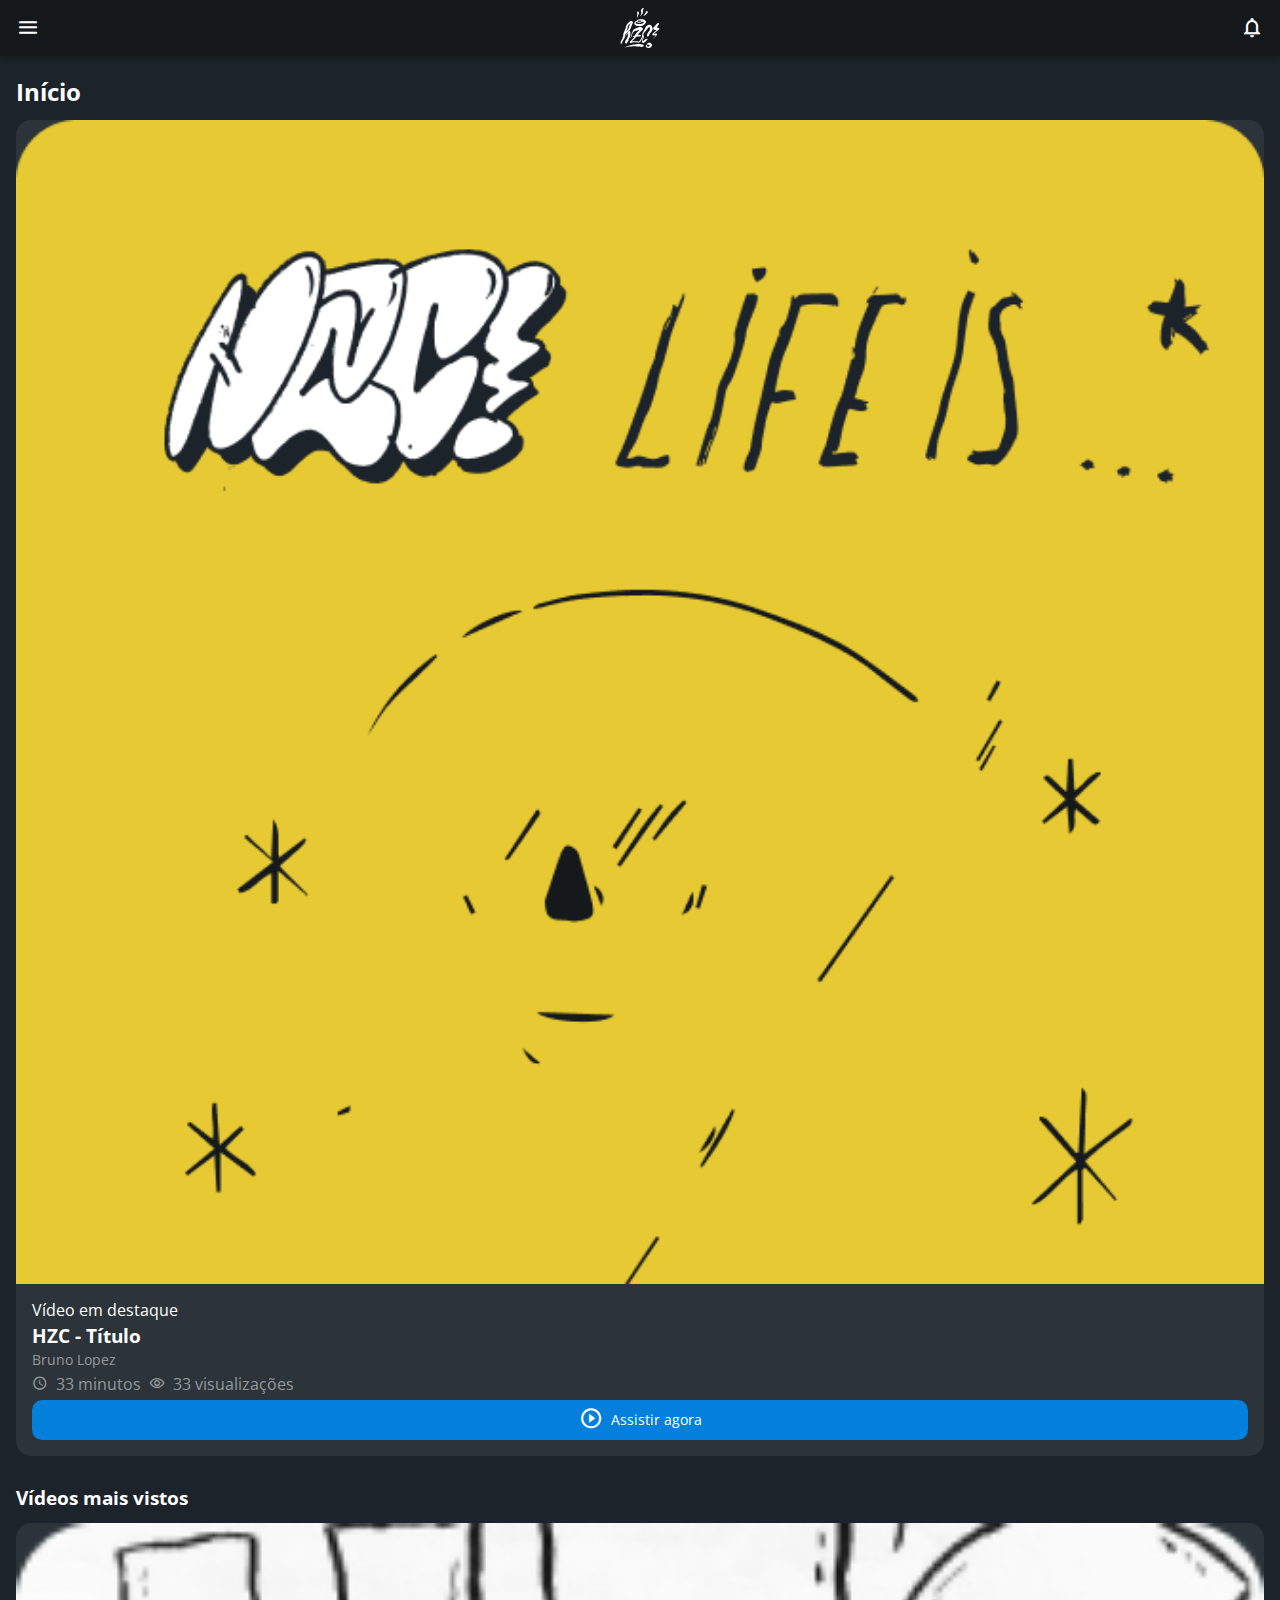
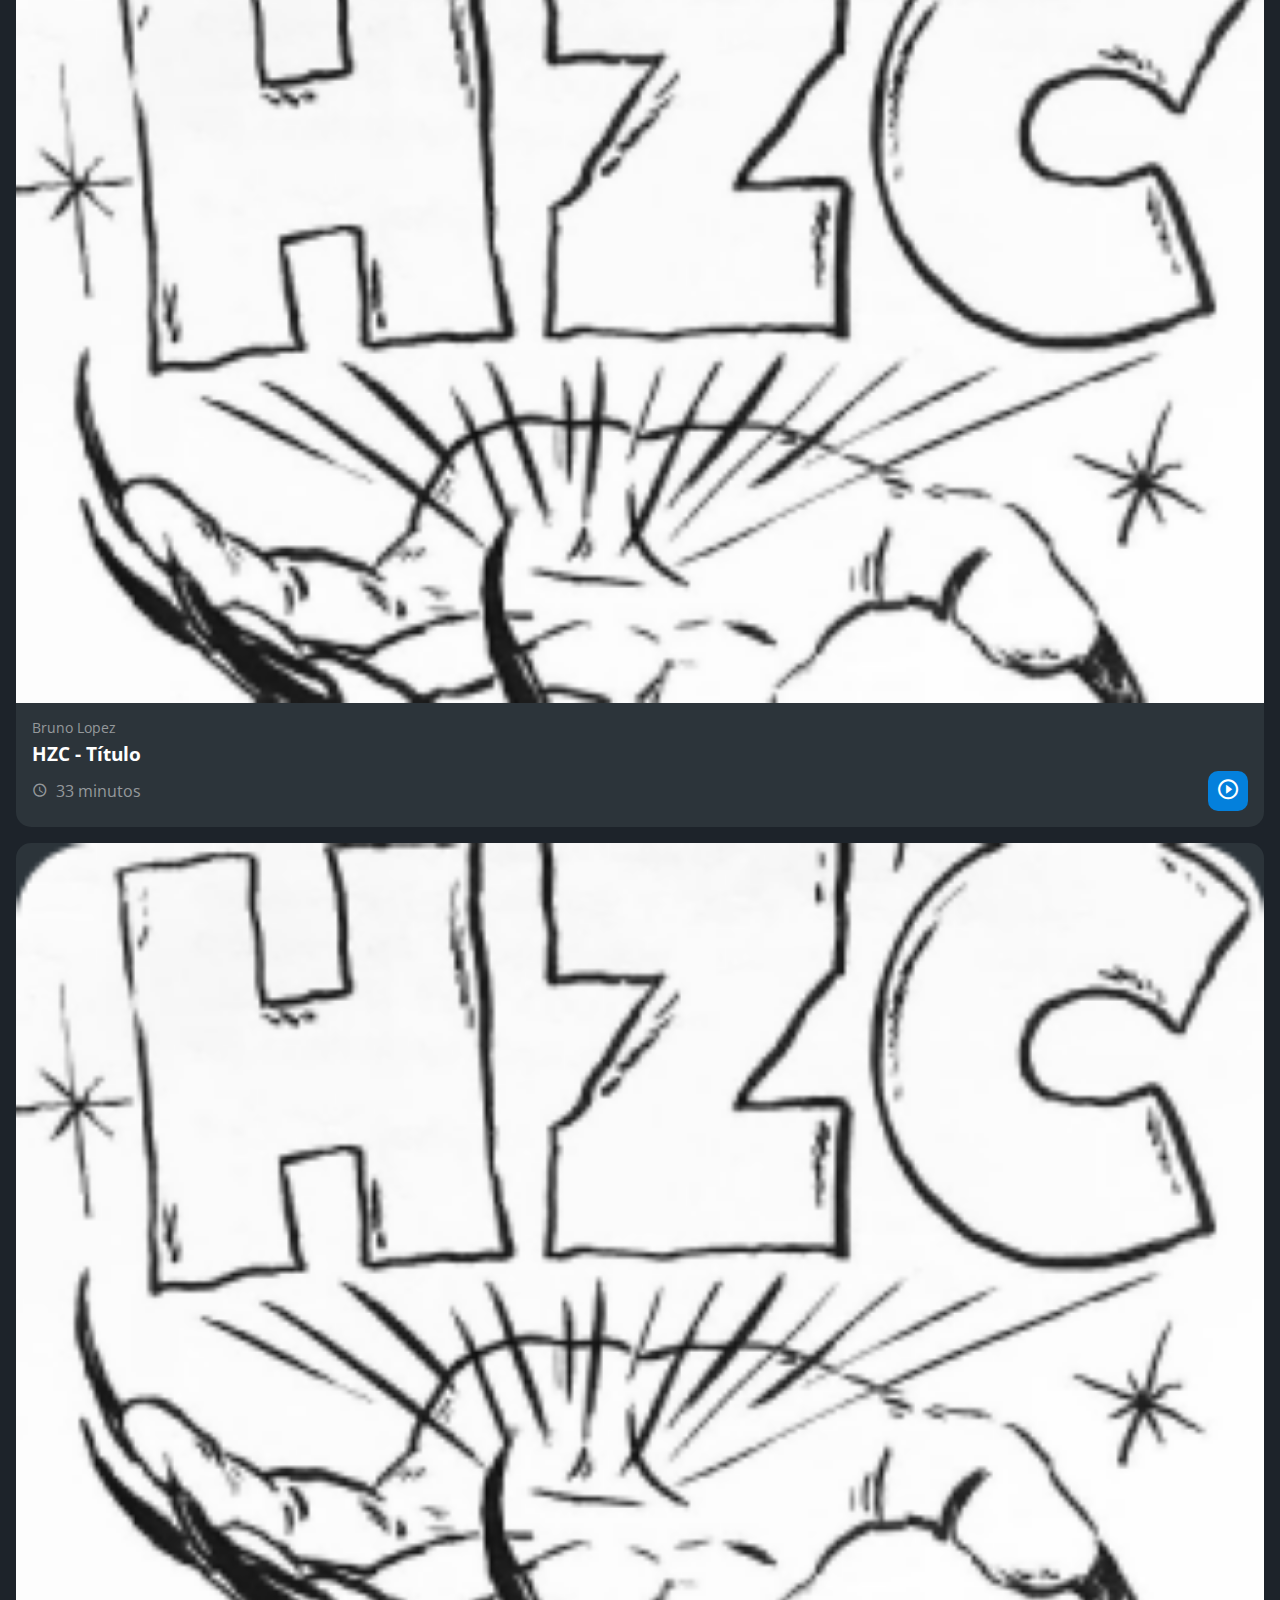
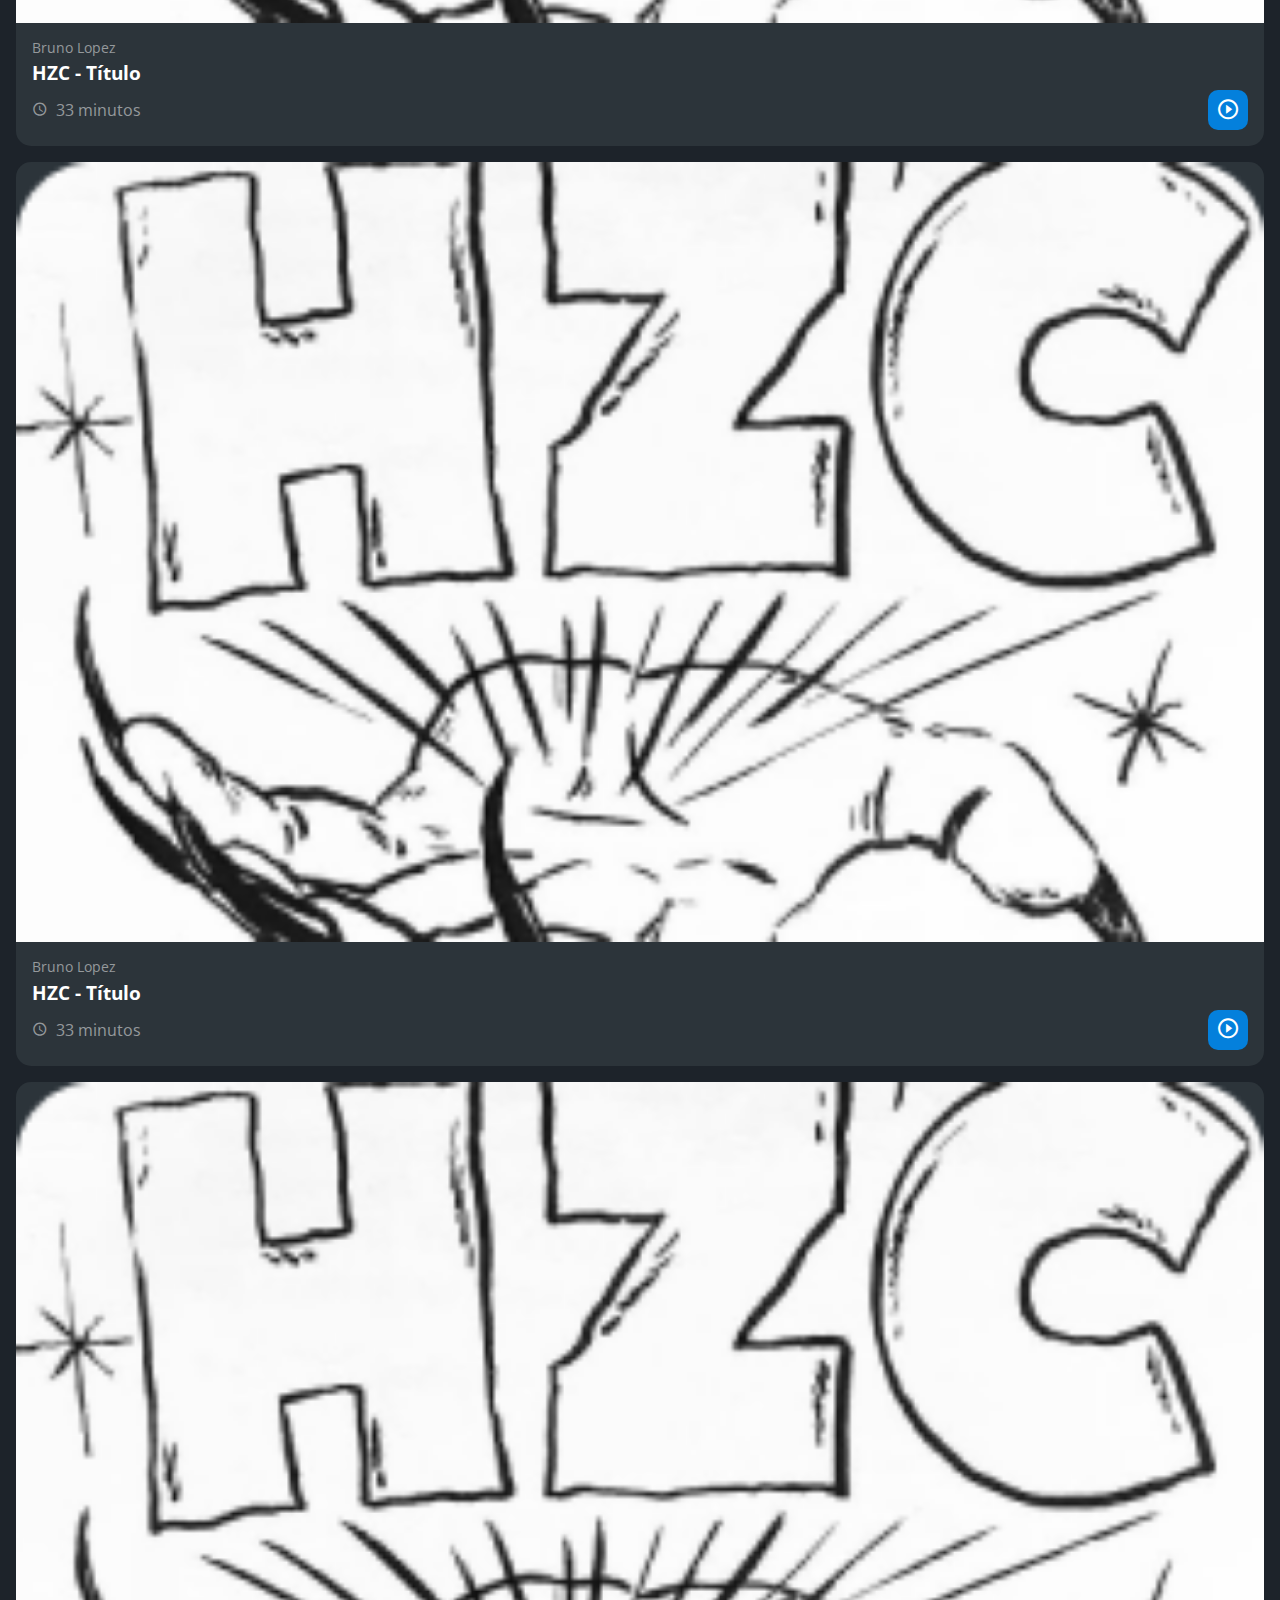
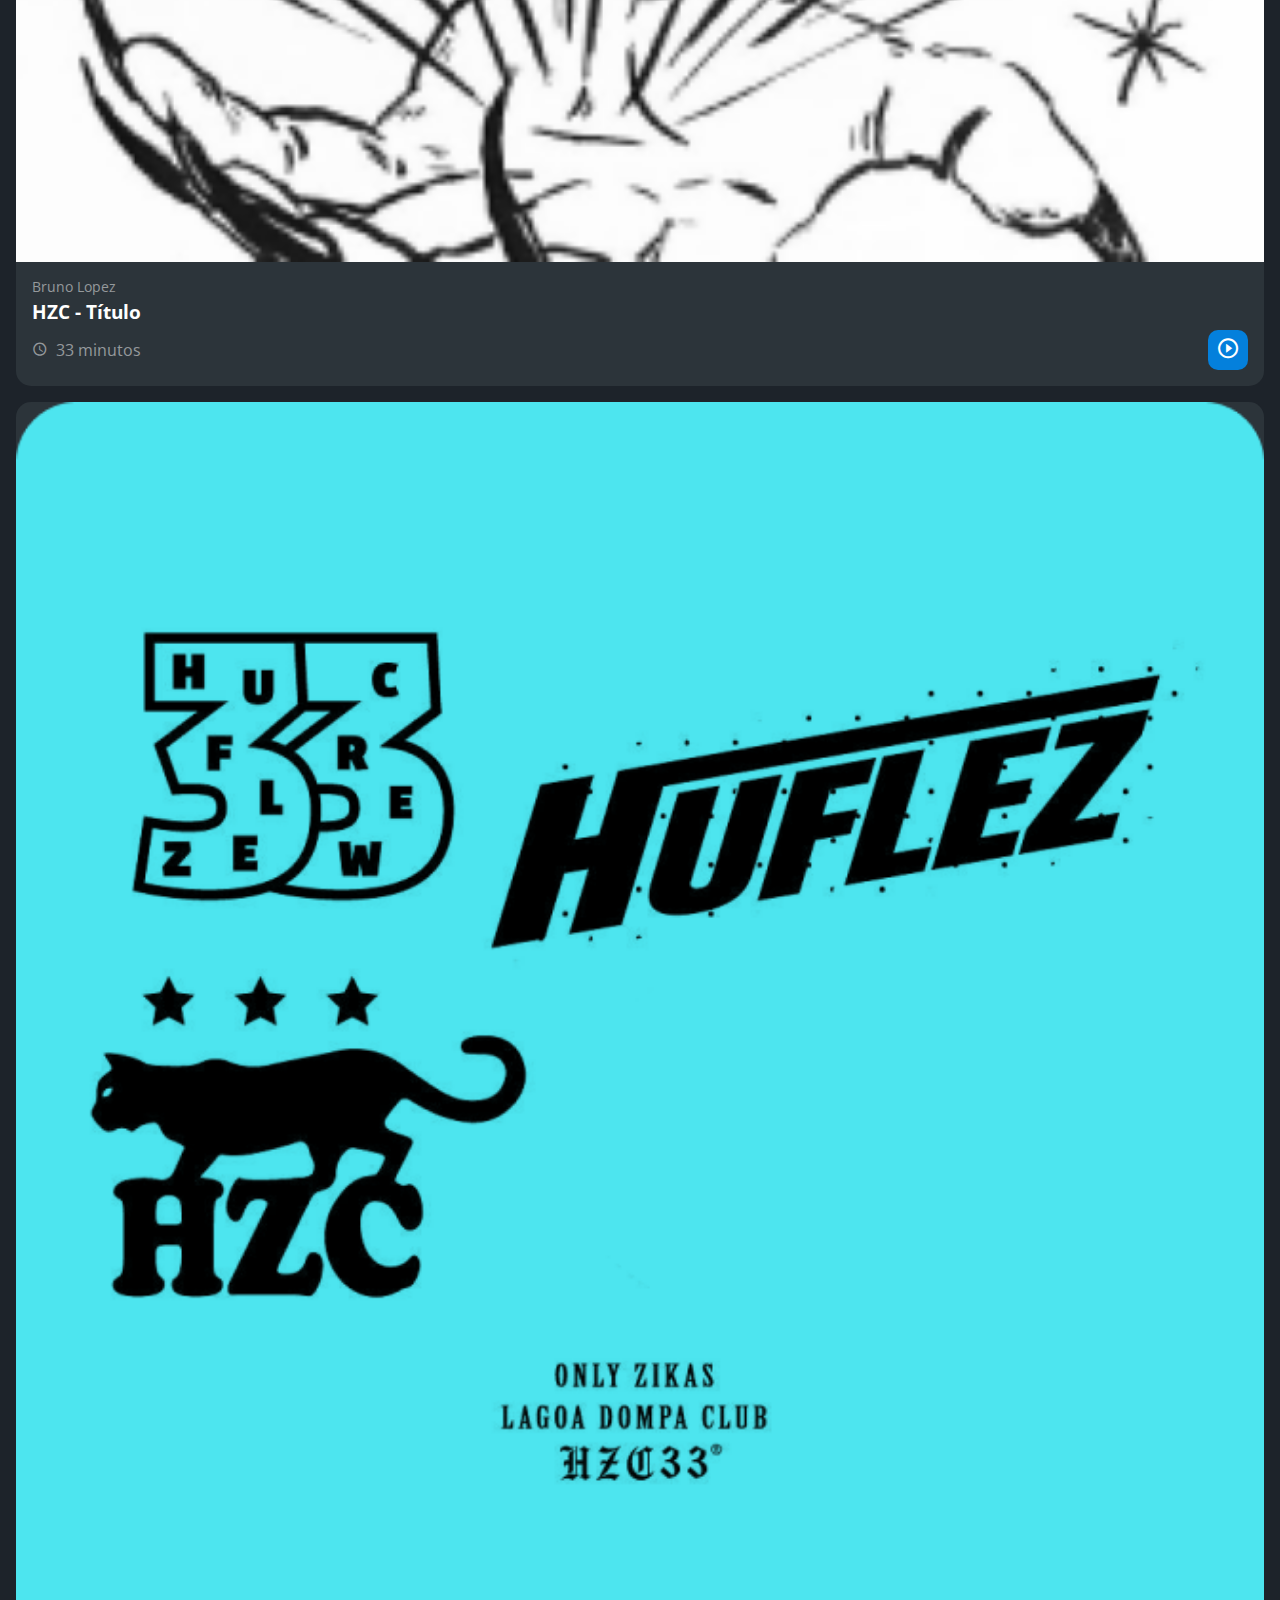
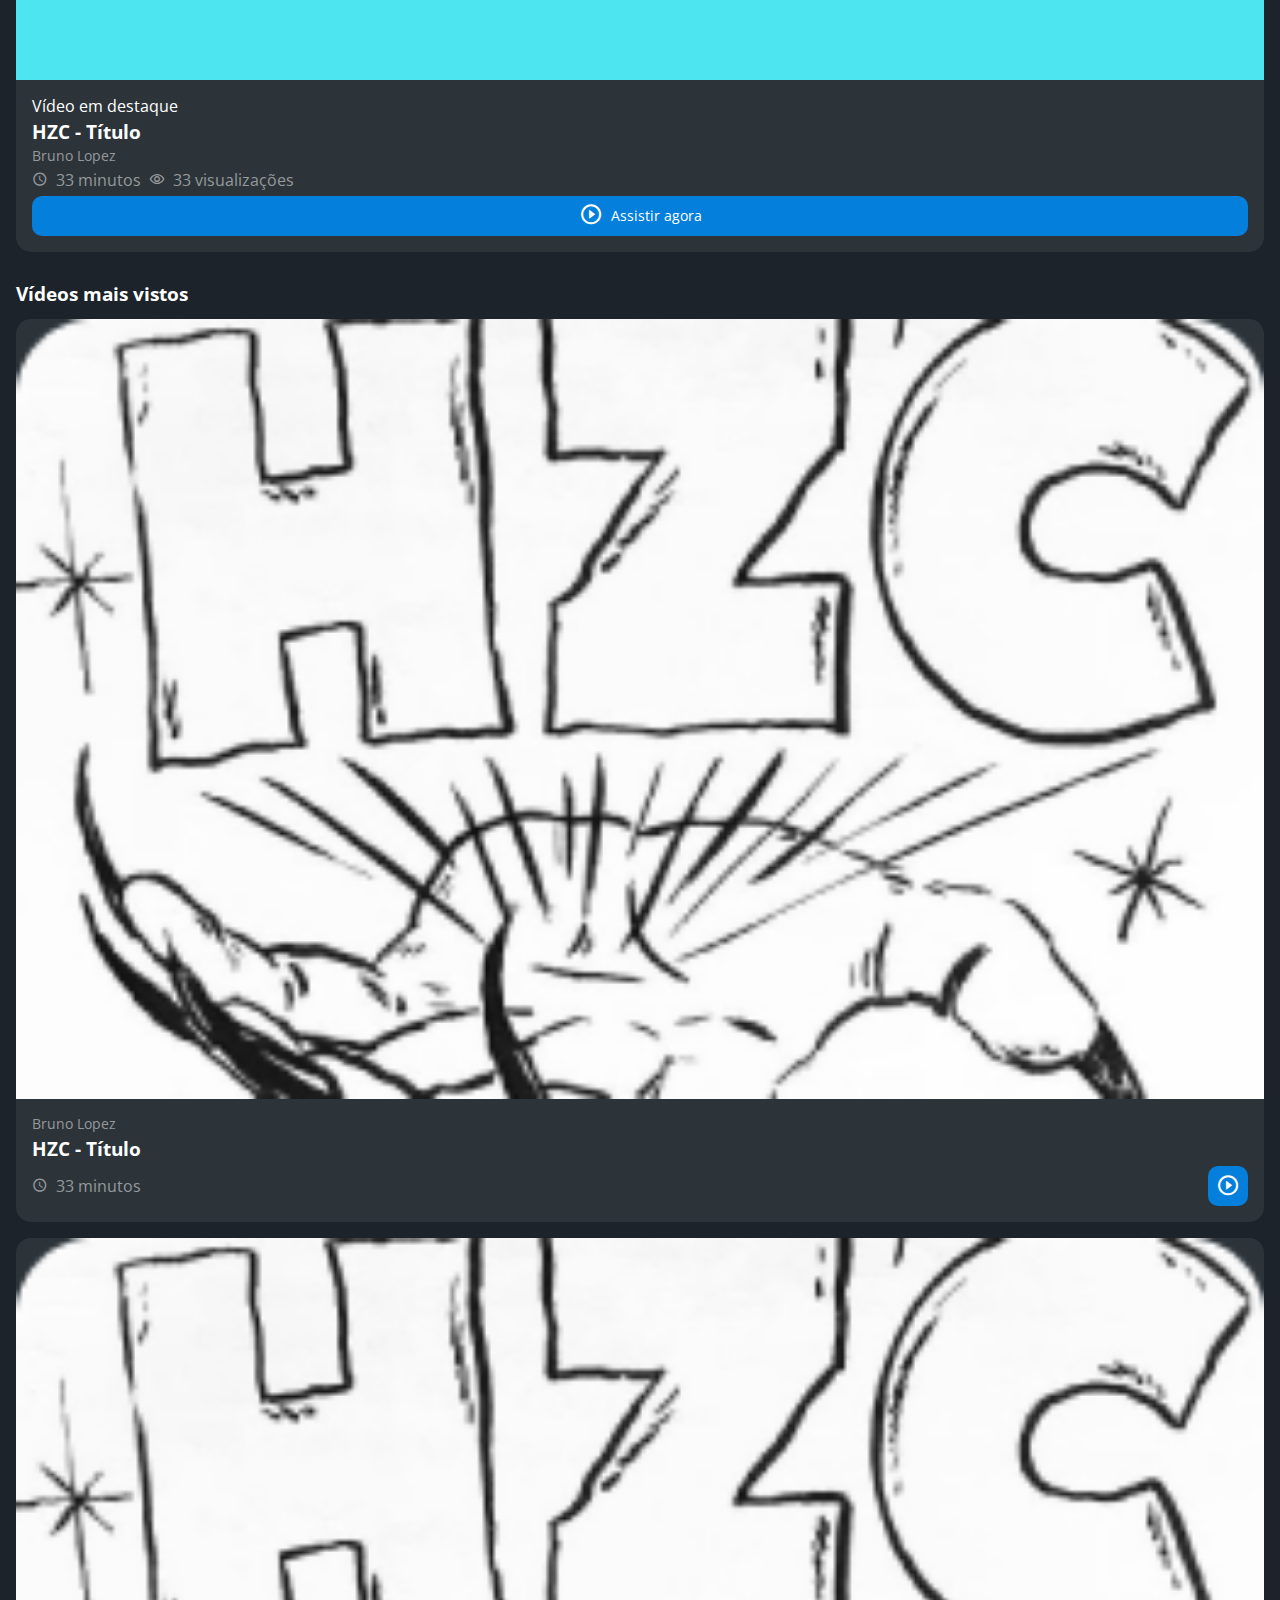
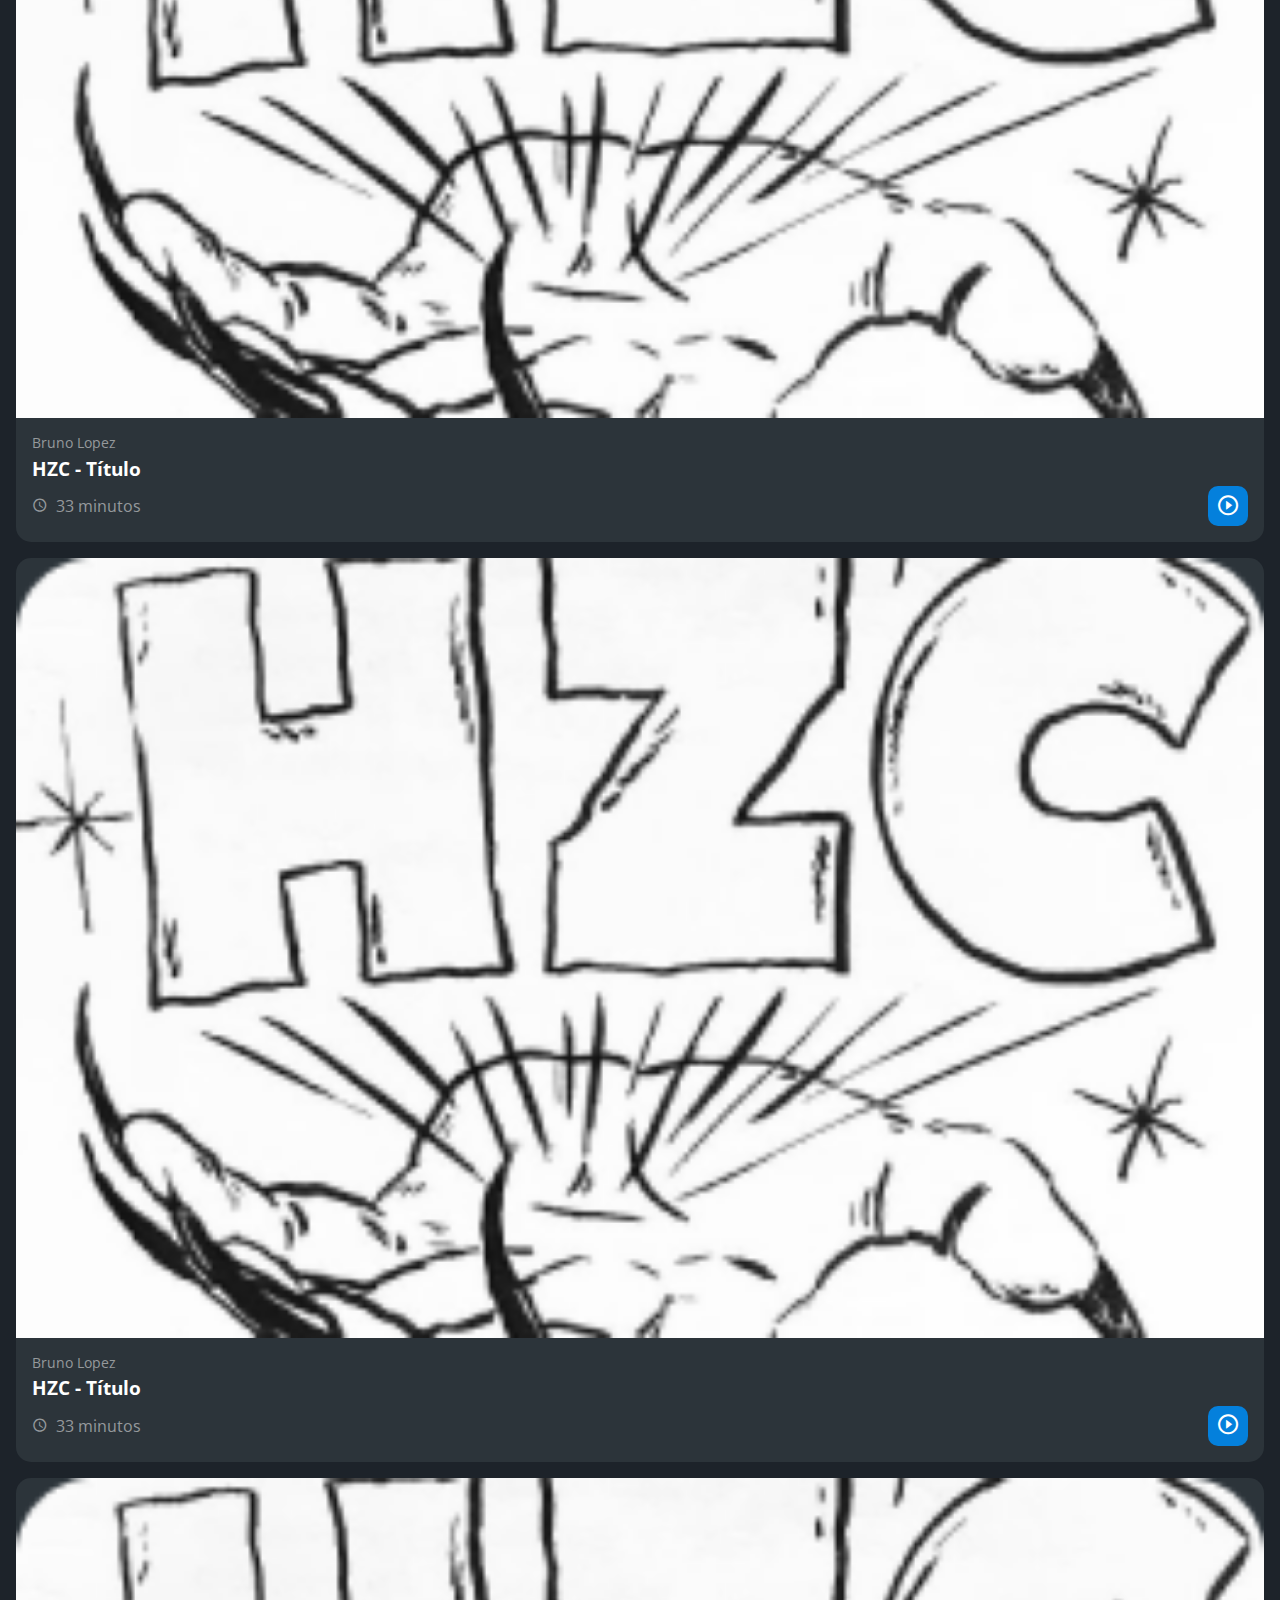
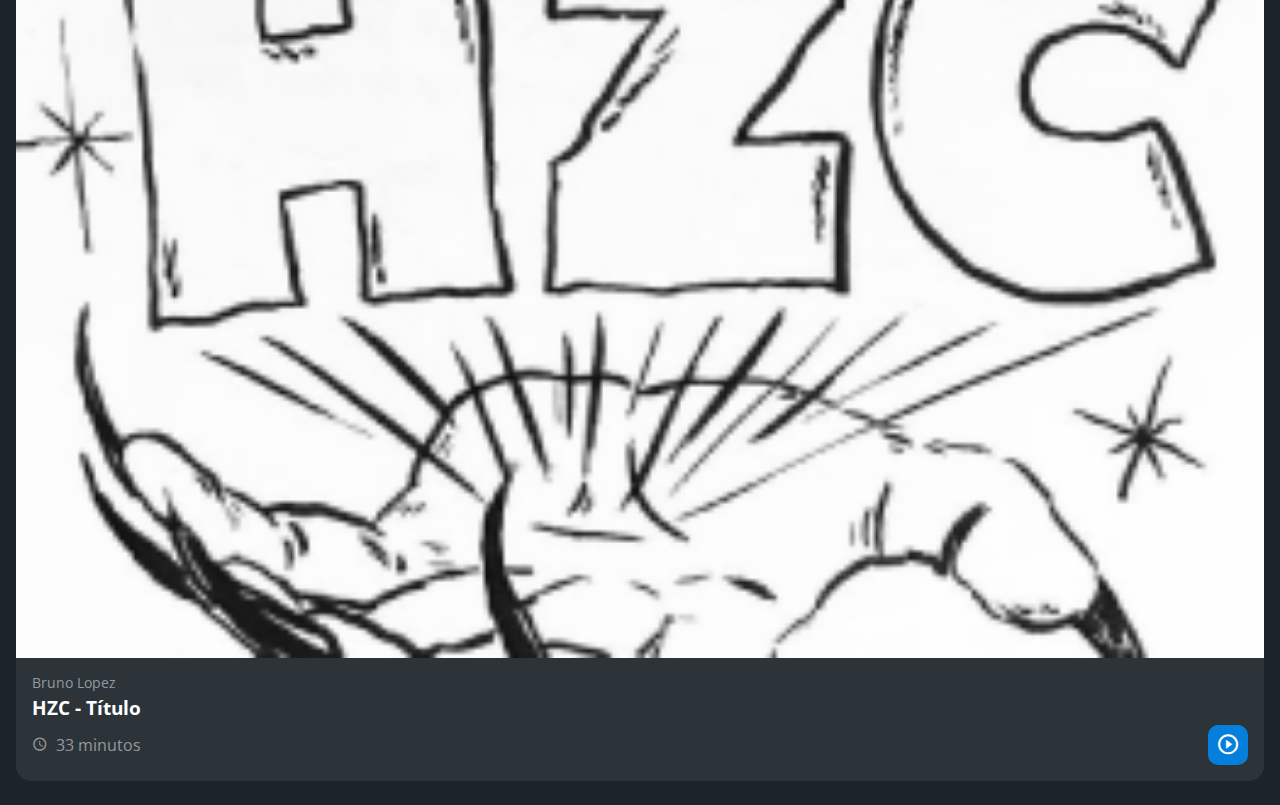
<file: index.html>
<!DOCTYPE html>
<html lang="pt-br">
<head>
    <meta charset="UTF-8">
    <meta http-equiv="X-UA-Compatible" content="IE=edge">
    <meta name="viewport" content="width=device-width, initial-scale=1.0">
    <title>HZC | Home</title>
    <link rel="stylesheet" href="assets/css/reset.css">
    <link rel="preconnect" href="https://fonts.googleapis.com">
    <link rel="preconnect" href="https://fonts.gstatic.com" crossorigin>
    <link rel="stylesheet" href="https://fonts.googleapis.com/css2?family=Open+Sans:wght@400;600;700&display=swap">
    <link rel="stylesheet" href="assets/css/estilos.css">
</head>
<body>
    <header class="cabecalho">
        <button class="cabecalho__menu" aria-label="Menu"><i></i></button>
        <img src="assets/img/logo.svg" alt="Logotipo da HZC" class="cabecalho__logo">
        <p class="cabecalho__perfil">Bruno Lopez</p>
        <button class="cabecalho__notificacao" aria-label="Notificação"><i></i></button>
    </header>
    <nav class="menu-lateral">
        <img src="assets/img/logo.svg" alt="Logotipo da HZC" class="menu-lateral__logo">
        <a href="index.html" class="menu-lateral__link menu-lateral__link--inicio menu-lateral__link--ativo">Início</a>
        <a href="#" class="menu-lateral__link menu-lateral__link--videos">Vídeos</a>
        <a href="picos.html" class="menu-lateral__link menu-lateral__link--picos">Picos</a>
        <a href="#" class="menu-lateral__link menu-lateral__link--integrantes">Integrantes</a>
        <a href="#" class="menu-lateral__link menu-lateral__link--camisas">Camisas</a>
        <a href="#" class="menu-lateral__link menu-lateral__link--pinturas">Pinturas</a>
    </nav>
    <main class="principal">
        <h2 class="titulo-pagina">Início</h2>
        <article class="cartao cartao--destaque destaque-video">
            <img src="assets/img/banner-mobile_1.png" alt="Banner do cartao" class="cartao__imagem cartao__imagem--mobile">
            <img src="assets/img/banner_1.png" alt="Banner do cartao" class="cartao__imagem cartao__imagem--desktop">
            <div class="cartao__conteudo">
                <p class="cartao__destaque">Vídeo em destaque</p>
                <h3 class="cartao__titulo">HZC - Título</h3>
                <p class="cartao__perfil">Bruno Lopez</p>
                <p class="cartao__info cartao__info--tempo">33 minutos</p>
                <p class="cartao__info cartao__info--visualizacao">33 visualizações</p>
                <button class="cartao__botao cartao__botao--play cartao__botao--destaque">Assistir agora</button>
            </div>
        </article>
        <article class="cartao cartao--recentes videos-recentes">
            <h3 class="cartao__titulo">Vídeos recentes</h3>
            <a href="#" class="cartao__link">Ver todos</a>
            <ul class="cartao__lista">
                <li class="cartao__item">
                    <img src="assets/img/miniatura_1.png" alt="Thumbnail" class="cartao__item-thumbnail">
                    <h4 class="cartao__item-titulo">HZC - Love machine</h4>
                    <p class="cartao__item-perfil">Bruno Lopez</p>
                </li>
                <li class="cartao__item">
                    <img src="assets/img/miniatura_1.png" alt="Thumbnail" class="cartao__item-thumbnail">
                    <h4 class="cartao__item-titulo">HZC - Love machine</h4>
                    <p class="cartao__item-perfil">Bruno Lopez</p>
                </li>
                <li class="cartao__item">
                    <img src="assets/img/miniatura_1.png" alt="Thumbnail" class="cartao__item-thumbnail">
                    <h4 class="cartao__item-titulo">HZC - Love machine</h4>
                    <p class="cartao__item-perfil">Bruno Lopez</p>
                </li>
                <li class="cartao__item">
                    <img src="assets/img/miniatura_1.png" alt="Thumbnail" class="cartao__item-thumbnail">
                    <h4 class="cartao__item-titulo">HZC - Love machine</h4>
                    <p class="cartao__item-perfil">Bruno Lopez</p>
                </li>
                <li class="cartao__item">
                    <img src="assets/img/miniatura_1.png" alt="Thumbnail" class="cartao__item-thumbnail">
                    <h4 class="cartao__item-titulo">HZC - Love machine</h4>
                    <p class="cartao__item-perfil">Bruno Lopez</p>
                </li>
            </ul>
        </article>
        <section class="secao secao-videos">
            <h3 class="titulo-secao">Vídeos mais vistos</h3>
            <article class="cartao">
                <img src="assets/img/video_1.png" alt="Vídeo" class="cartao__imagem">
                <div class="cartao__conteudo">
                    <p class="cartao__perfil">Bruno Lopez</p>
                    <h3 class="cartao__titulo">HZC - Título</h3>
                    <p class="cartao__info cartao__info--tempo">33 minutos</p>
                    <button class="cartao__botao cartao__botao--play" aria-label="Assistir agora"></button>
                </div>
            </article>
            <article class="cartao">
                <img src="assets/img/video_1.png" alt="Vídeo" class="cartao__imagem">
                <div class="cartao__conteudo">
                    <p class="cartao__perfil">Bruno Lopez</p>
                    <h3 class="cartao__titulo">HZC - Título</h3>
                    <p class="cartao__info cartao__info--tempo">33 minutos</p>
                    <button class="cartao__botao cartao__botao--play" aria-label="Assistir agora"></button>
                </div>
            </article>
            <article class="cartao">
                <img src="assets/img/video_1.png" alt="Vídeo" class="cartao__imagem">
                <div class="cartao__conteudo">
                    <p class="cartao__perfil">Bruno Lopez</p>
                    <h3 class="cartao__titulo">HZC - Título</h3>
                    <p class="cartao__info cartao__info--tempo">33 minutos</p>
                    <button class="cartao__botao cartao__botao--play" aria-label="Assistir agora"></button>
                </div>
            </article>
            <article class="cartao">
                <img src="assets/img/video_1.png" alt="Vídeo" class="cartao__imagem">
                <div class="cartao__conteudo">
                    <p class="cartao__perfil">Bruno Lopez</p>
                    <h3 class="cartao__titulo">HZC - Título</h3>
                    <p class="cartao__info cartao__info--tempo">33 minutos</p>
                    <button class="cartao__botao cartao__botao--play" aria-label="Assistir agora"></button>
                </div>
            </article>
        </section>
        <article class="cartao cartao--recentes produtos-recentes">
            <h3 class="cartao__titulo">Vídeos recentes</h3>
            <a href="#" class="cartao__link">Ver todos</a>
            <ul class="cartao__lista">
                <li class="cartao__item">
                    <img src="assets/img/miniatura_1.png" alt="Thumbnail" class="cartao__item-thumbnail">
                    <h4 class="cartao__item-titulo">HZC - Love machine</h4>
                    <p class="cartao__item-perfil">Bruno Lopez</p>
                </li>
                <li class="cartao__item">
                    <img src="assets/img/miniatura_1.png" alt="Thumbnail" class="cartao__item-thumbnail">
                    <h4 class="cartao__item-titulo">HZC - Love machine</h4>
                    <p class="cartao__item-perfil">Bruno Lopez</p>
                </li>
                <li class="cartao__item">
                    <img src="assets/img/miniatura_1.png" alt="Thumbnail" class="cartao__item-thumbnail">
                    <h4 class="cartao__item-titulo">HZC - Love machine</h4>
                    <p class="cartao__item-perfil">Bruno Lopez</p>
                </li>
                <li class="cartao__item">
                    <img src="assets/img/miniatura_1.png" alt="Thumbnail" class="cartao__item-thumbnail">
                    <h4 class="cartao__item-titulo">HZC - Love machine</h4>
                    <p class="cartao__item-perfil">Bruno Lopez</p>
                </li>
                <li class="cartao__item">
                    <img src="assets/img/miniatura_1.png" alt="Thumbnail" class="cartao__item-thumbnail">
                    <h4 class="cartao__item-titulo">HZC - Love machine</h4>
                    <p class="cartao__item-perfil">Bruno Lopez</p>
                </li>
            </ul>
        </article>
        <article class="cartao cartao--destaque destaque-produtos">
            <img src="assets/img/banner-mobile_2.png" alt="Banner do cartao" class="cartao__imagem cartao__imagem--mobile">
            <img src="assets/img/banner_2.png" alt="Banner do cartao" class="cartao__imagem cartao__imagem--desktop">
            <div class="cartao__conteudo">
                <p class="cartao__destaque">Vídeo em destaque</p>
                <h3 class="cartao__titulo">HZC - Título</h3>
                <p class="cartao__perfil">Bruno Lopez</p>
                <p class="cartao__info cartao__info--tempo">33 minutos</p>
                <p class="cartao__info cartao__info--visualizacao">33 visualizações</p>
                <button class="cartao__botao cartao__botao--play cartao__botao--destaque">Assistir agora</button>
            </div>
        </article>
        <section class="secao secao-produtos">
            <h3 class="titulo-secao">Vídeos mais vistos</h3>
            <article class="cartao">
                <img src="assets/img/video_1.png" alt="Vídeo" class="cartao__imagem">
                <div class="cartao__conteudo">
                    <p class="cartao__perfil">Bruno Lopez</p>
                    <h3 class="cartao__titulo">HZC - Título</h3>
                    <p class="cartao__info cartao__info--tempo">33 minutos</p>
                    <button class="cartao__botao cartao__botao--play" aria-label="Assistir agora"></button>
                </div>
            </article>
            <article class="cartao">
                <img src="assets/img/video_1.png" alt="Vídeo" class="cartao__imagem">
                <div class="cartao__conteudo">
                    <p class="cartao__perfil">Bruno Lopez</p>
                    <h3 class="cartao__titulo">HZC - Título</h3>
                    <p class="cartao__info cartao__info--tempo">33 minutos</p>
                    <button class="cartao__botao cartao__botao--play" aria-label="Assistir agora"></button>
                </div>
            </article>
            <article class="cartao">
                <img src="assets/img/video_1.png" alt="Vídeo" class="cartao__imagem">
                <div class="cartao__conteudo">
                    <p class="cartao__perfil">Bruno Lopez</p>
                    <h3 class="cartao__titulo">HZC - Título</h3>
                    <p class="cartao__info cartao__info--tempo">33 minutos</p>
                    <button class="cartao__botao cartao__botao--play" aria-label="Assistir agora"></button>
                </div>
            </article>
            <article class="cartao">
                <img src="assets/img/video_1.png" alt="Vídeo" class="cartao__imagem">
                <div class="cartao__conteudo">
                    <p class="cartao__perfil">Bruno Lopez</p>
                    <h3 class="cartao__titulo">HZC - Título</h3>
                    <p class="cartao__info cartao__info--tempo">33 minutos</p>
                    <button class="cartao__botao cartao__botao--play" aria-label="Assistir agora"></button>
                </div>
            </article>
        </section>
    </main>
    <script src="main.js"></script>
</body>
</html>
</file>
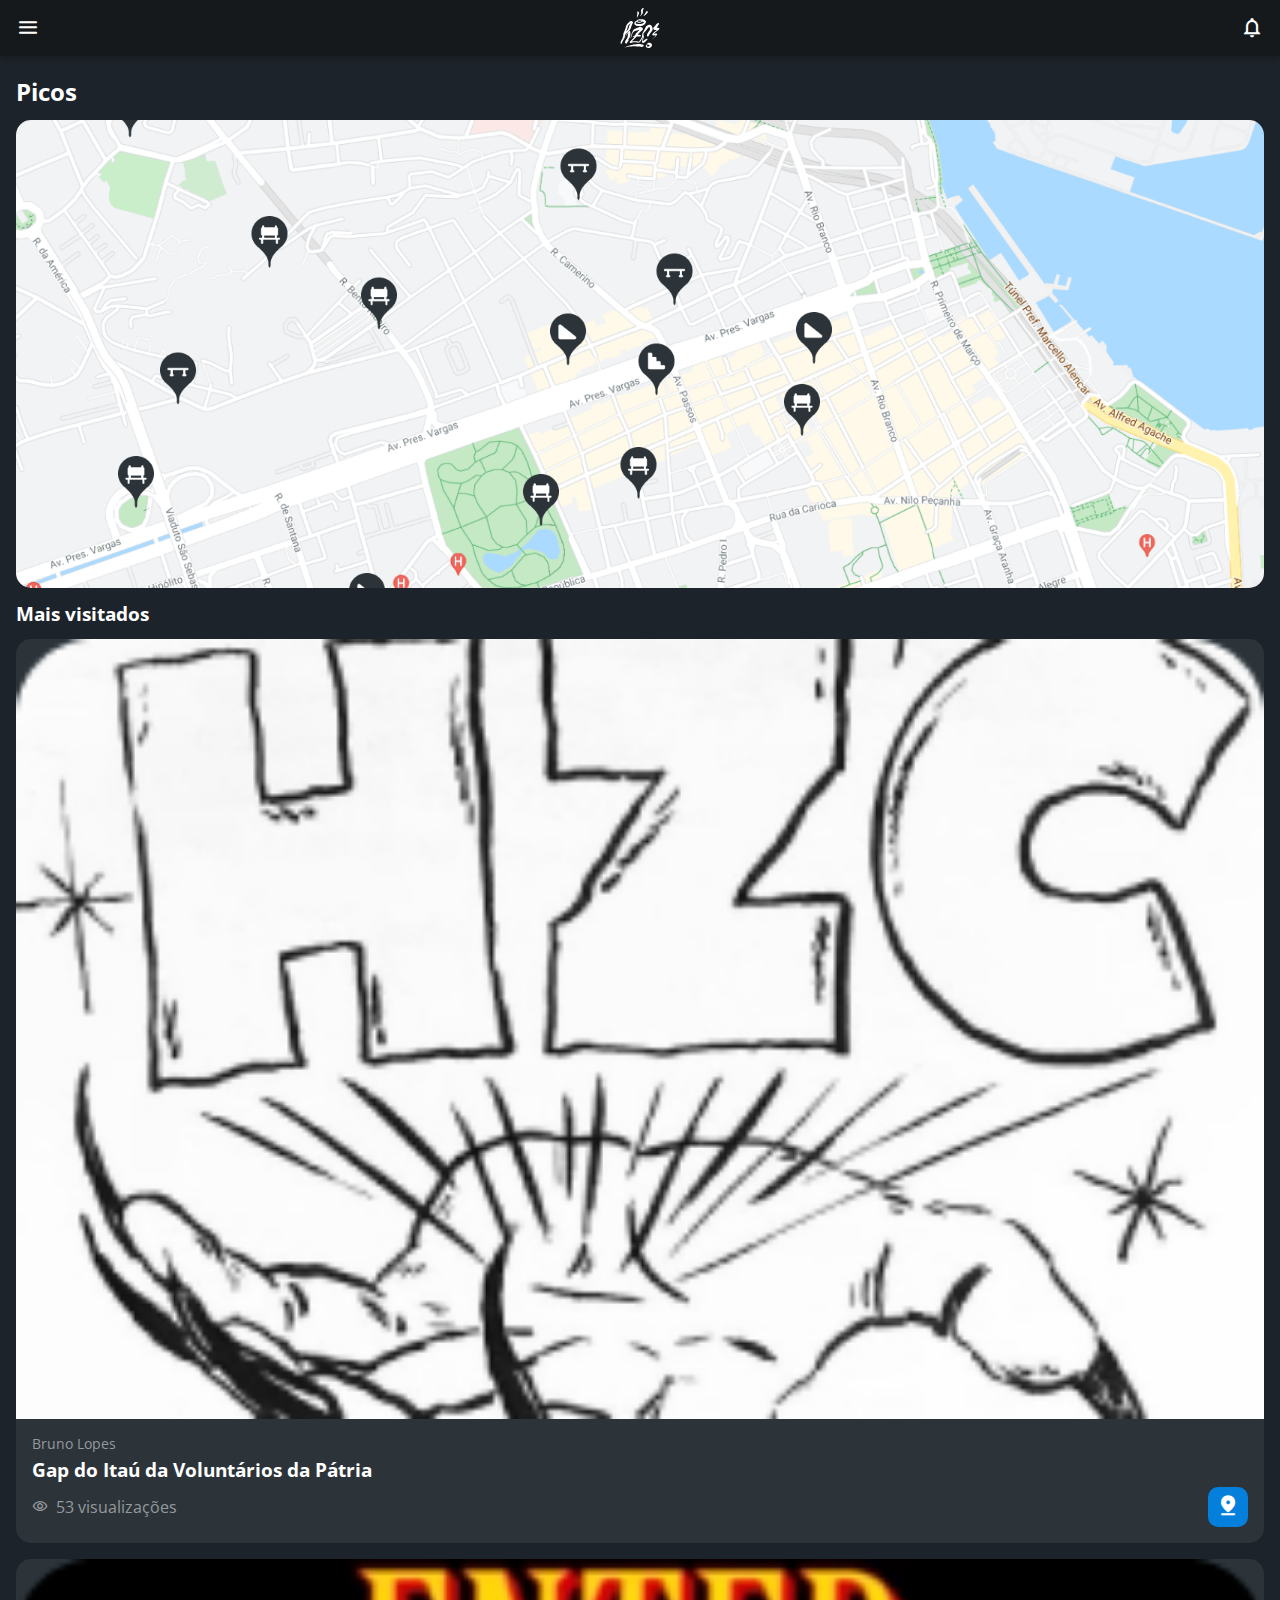
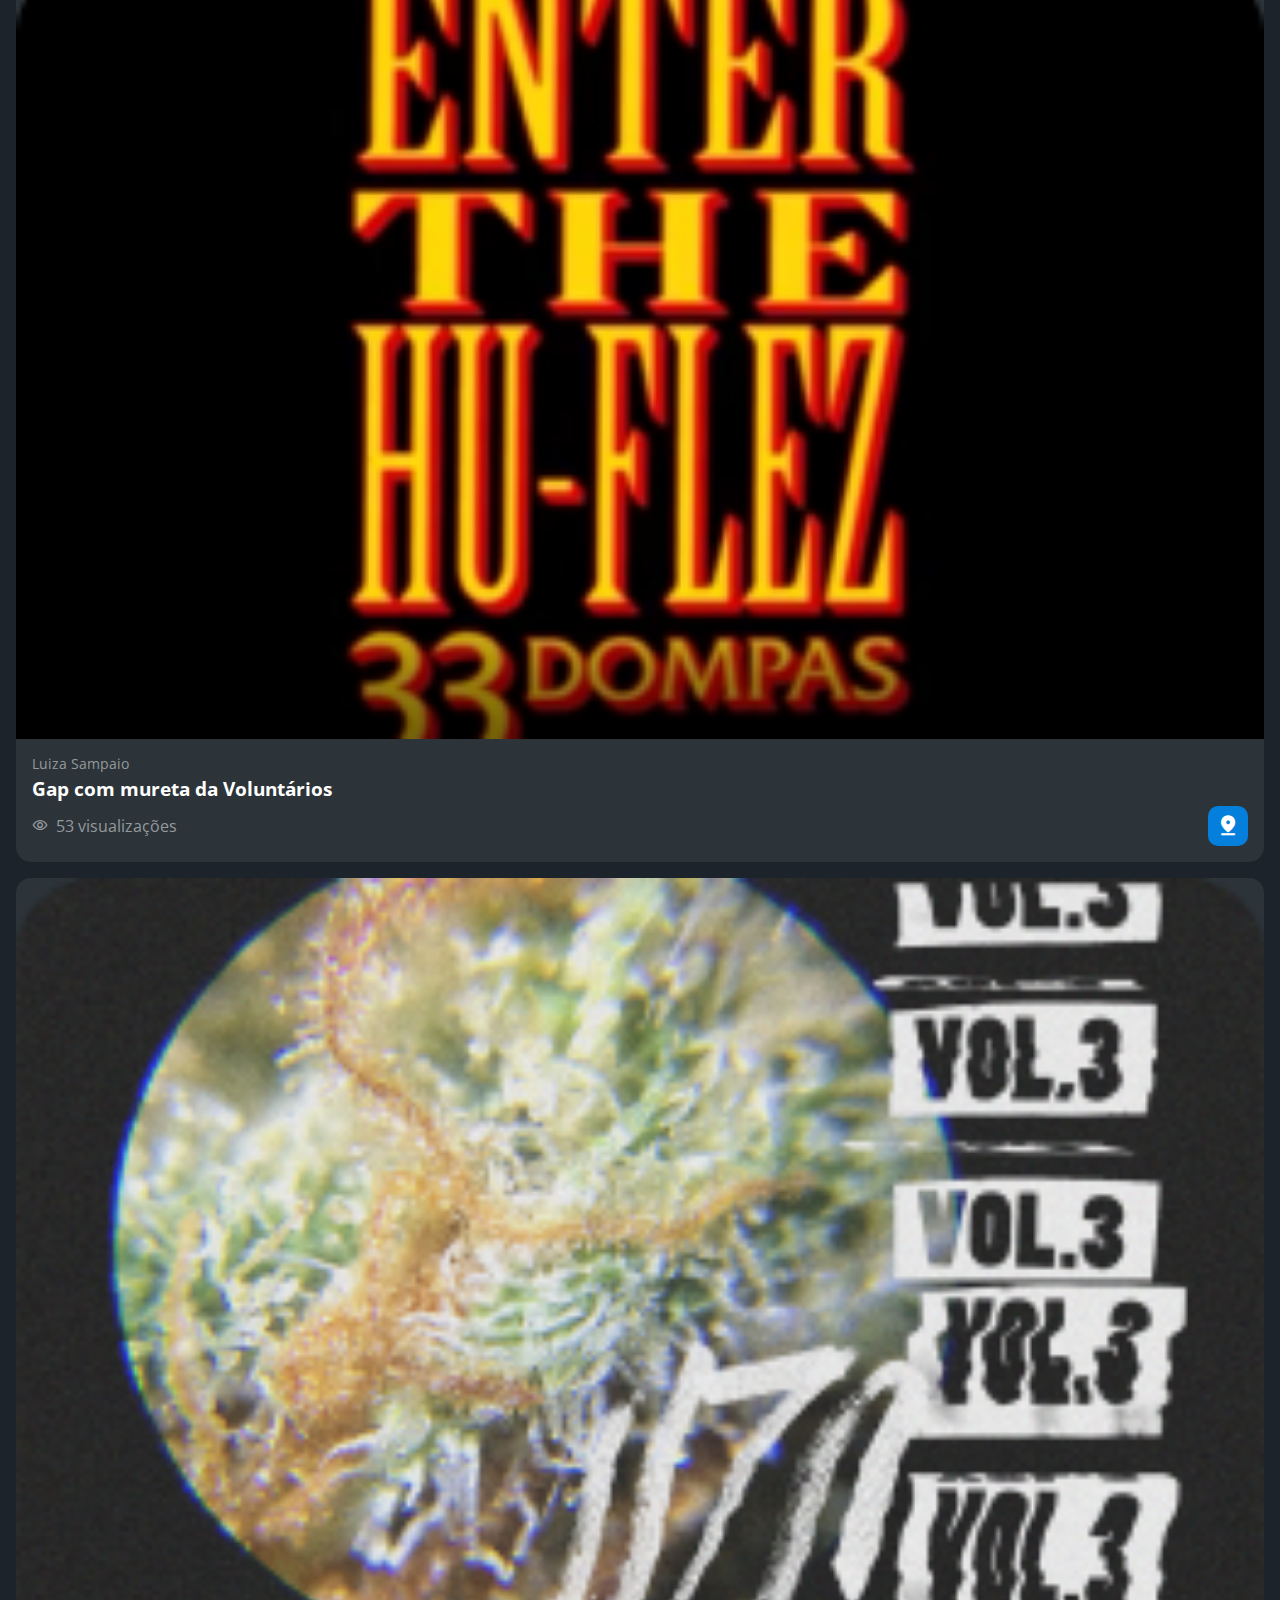
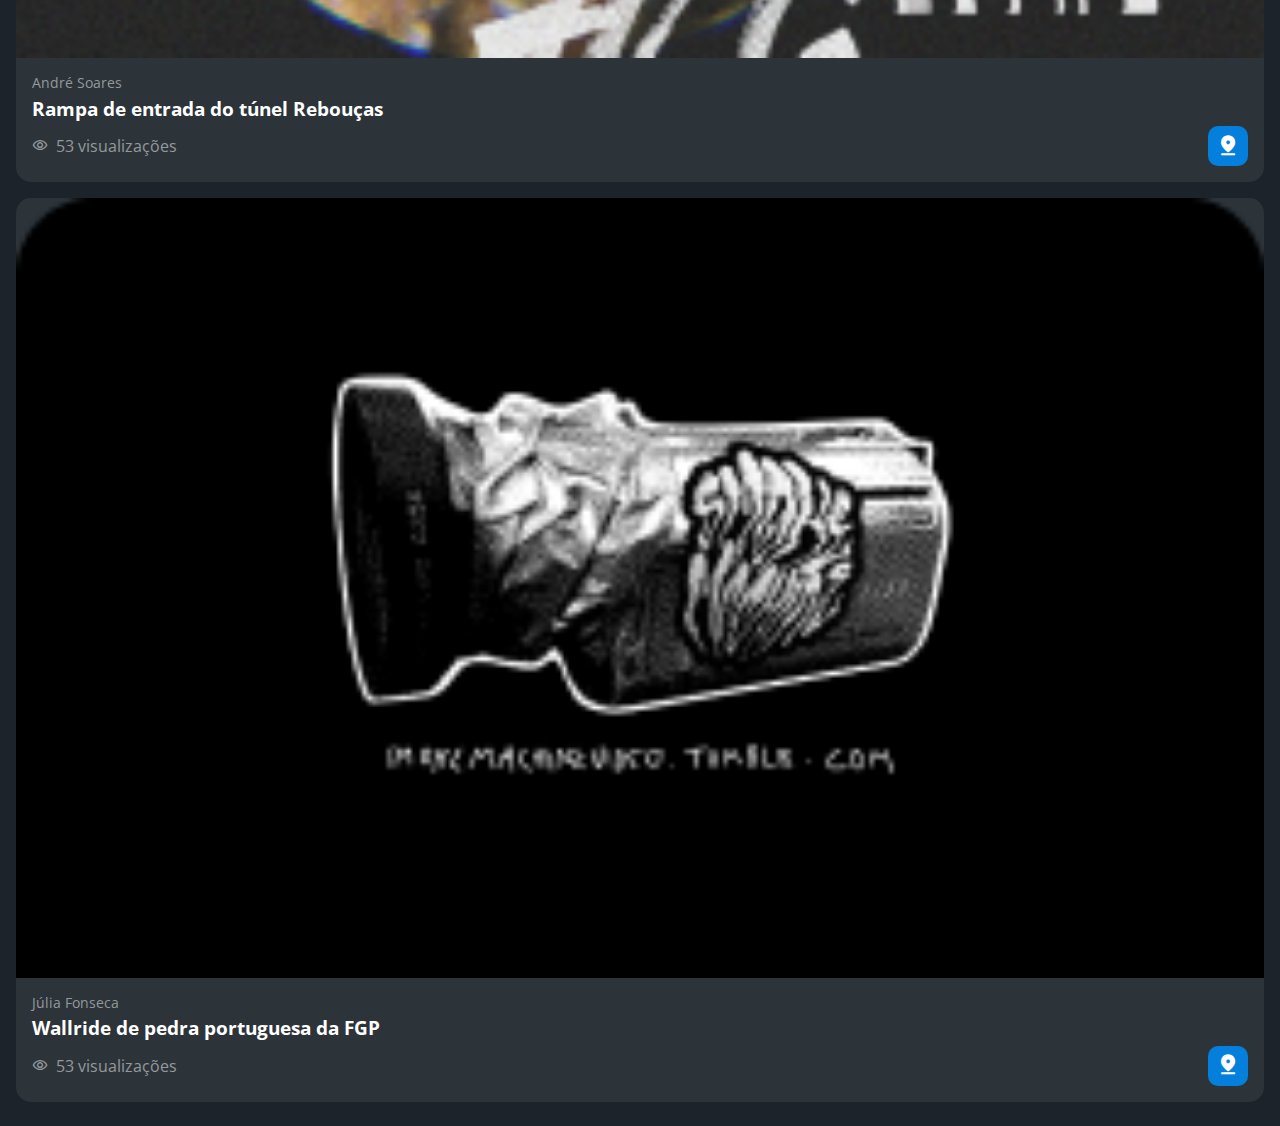
<file: picos.html>
<!DOCTYPE html>
<html lang="pt-br">
<head>
    <meta charset="UTF-8">
    <meta http-equiv="X-UA-Compatible" content="IE=edge">
    <meta name="viewport" content="width=device-width, initial-scale=1.0">
    <title>HZC | Picos</title>
    <link rel="stylesheet" href="assets/css/reset.css">
    <link rel="preconnect" href="https://fonts.googleapis.com">
    <link rel="preconnect" href="https://fonts.gstatic.com" crossorigin>
    <link rel="stylesheet" href="https://fonts.googleapis.com/css2?family=Open+Sans:wght@400;600;700&display=swap">
    <link rel="stylesheet" href="assets/css/estilos.css">
</head>
<body>
    <header class="cabecalho">
        <button class="cabecalho__menu" aria-label="Menu"><i></i></button>
        <img src="assets/img/logo.svg" alt="Logotipo da HZC" class="cabecalho__logo">
        <p class="cabecalho__perfil">Bruno Lopez</p>
        <button class="cabecalho__notificacao" aria-label="Notificação"><i></i></button>
    </header>
    <nav class="menu-lateral">
        <img src="assets/img/logo.svg" alt="Logotipo da HZC" class="menu-lateral__logo">
        <a href="index.html" class="menu-lateral__link menu-lateral__link--inicio">Início</a>
        <a href="#" class="menu-lateral__link menu-lateral__link--videos">Vídeos</a>
        <a href="picos.html" class="menu-lateral__link menu-lateral__link--picos menu-lateral__link--ativo">Picos</a>
        <a href="#" class="menu-lateral__link menu-lateral__link--integrantes">Integrantes</a>
        <a href="#" class="menu-lateral__link menu-lateral__link--camisas">Camisas</a>
        <a href="#" class="menu-lateral__link menu-lateral__link--pinturas">Pinturas</a>
    </nav>
    <main class="principal principal--picos">
        <h2 class="titulo-pagina">Picos</h2>
        <article class="cartao picos-mapa" aria-label="Mapa dos picos favoritos"></article>
        <article class="cartao cartao--recentes picos-favoritos">
            <h3 class="cartao__titulo">Favoritos</h3>
            <a href="#" class="cartao__link">Ver todos</a>
            <ul class="cartao__lista">
                <li class="cartao__item">
                    <img src="assets/img/miniatura_1.png" alt="Thumbnail" class="cartao__item-thumbnail">
                    <h4 class="cartao__item-titulo">Wallride da FGP</h4>
                    <p class="cartao__item-perfil">Júlia Fonseca</p>
                </li>
                <li class="cartao__item">
                    <img src="assets/img/miniatura_2.png" alt="Thumbnail" class="cartao__item-thumbnail">
                    <h4 class="cartao__item-titulo">Borda de valores</h4>
                    <p class="cartao__item-perfil">Júlia Fonseca</p>
                </li>
                <li class="cartao__item">
                    <img src="assets/img/miniatura_3.png" alt="Thumbnail" class="cartao__item-thumbnail">
                    <h4 class="cartao__item-titulo">Wallride do Rebouças</h4>
                    <p class="cartao__item-perfil">Júlia Fonseca</p>
                </li>
                <li class="cartao__item">
                    <img src="assets/img/miniatura_4.png" alt="Thumbnail" class="cartao__item-thumbnail">
                    <h4 class="cartao__item-titulo">Segundo setor da praça Mauá</h4>
                    <p class="cartao__item-perfil">Júlia Fonseca</p>
                </li>
                <li class="cartao__item">
                    <img src="assets/img/miniatura_5.png" alt="Thumbnail" class="cartao__item-thumbnail">
                    <h4 class="cartao__item-titulo">Wallride do Rebouças</h4>
                    <p class="cartao__item-perfil">Júlia Fonseca</p>
                </li>
            </ul>
        </article>
        <section class="secao secao-picos-mais-visitados">
            <h3 class="titulo-secao">Mais visitados</h3>
            <article class="cartao">
                <img src="assets/img/video_1.png" alt="Vídeo" class="cartao__imagem">
                <div class="cartao__conteudo">
                    <p class="cartao__perfil">Bruno Lopes</p>
                    <h3 class="cartao__titulo">Gap do Itaú da Voluntários da Pátria</h3>
                    <p class="cartao__info cartao__info--visualizacao">53 visualizações</p>
                    <button class="cartao__botao cartao__botao--pico" aria-label="Visualizar no maps"></button>
                </div>
            </article>
            <article class="cartao">
                <img src="assets/img/video_2.png" alt="Vídeo" class="cartao__imagem">
                <div class="cartao__conteudo">
                    <p class="cartao__perfil">Luiza Sampaio</p>
                    <h3 class="cartao__titulo">Gap com mureta da Voluntários</h3>
                    <p class="cartao__info cartao__info--visualizacao">53 visualizações</p>
                    <button class="cartao__botao cartao__botao--pico" aria-label="Visualizar no maps"></button>
                </div>
            </article>
            <article class="cartao">
                <img src="assets/img/video_3.png" alt="Vídeo" class="cartao__imagem">
                <div class="cartao__conteudo">
                    <p class="cartao__perfil">André Soares</p>
                    <h3 class="cartao__titulo">Rampa de entrada do túnel Rebouças</h3>
                    <p class="cartao__info cartao__info--visualizacao">53 visualizações</p>
                    <button class="cartao__botao cartao__botao--pico" aria-label="Visualizar no maps"></button>
                </div>
            </article>
            <article class="cartao">
                <img src="assets/img/video_4.png" alt="Vídeo" class="cartao__imagem">
                <div class="cartao__conteudo">
                    <p class="cartao__perfil">Júlia Fonseca</p>
                    <h3 class="cartao__titulo">Wallride de pedra portuguesa da FGP</h3>
                    <p class="cartao__info cartao__info--visualizacao">53 visualizações</p>
                    <button class="cartao__botao cartao__botao--pico" aria-label="Visualizar no maps"></button>
                </div>
            </article>
        </section>
    </main>
    <script src="main.js"></script>
</body>
</html>
</file>
<file: assets/css/estilos.css>
@font-face {
    font-family: 'icones';
    src: url(../font/icones.ttf);
}

body {
    background-color: #1D232A;
    font-family: 'Open Sans', 'icones', sans-serif;
    color: #FFFFFF;
}

@media screen and (min-width: 1440px) {
    body {
        display: grid;
        grid-template-columns: auto 1fr;
    }
}

.cabecalho {
    display: flex;
    justify-content: space-between;
    align-items: center;
    background-color: #15191C;
    padding: 8px 16px;
    box-shadow: 0px 4px 4px rgba(0, 0, 0, 0.16);
}

.cabecalho__menu i::before {
    content: "\e904";
    font-size: 24px;
}

.cabecalho__notificacao i::before {
    content: "\e906";
    font-size: 24px;
}

.cabecalho__logo {
    width: 40px;
}

.cabecalho__perfil {
    display: none;
}

@media screen and (min-width: 1440px) {
    .cabecalho {
        background-color: #1D232A;
        display: grid;
        column-gap: 32px;
        grid-template-columns: 1fr auto;
        padding: 16px 60px;
        height: 80px;
        box-sizing: border-box;
        grid-column: 2;
    }

    .cabecalho__menu {
        display: none;
    }

    .cabecalho__logo {
        display: none;
    }

    .cabecalho__perfil {
        display: grid;
        grid-template-columns: repeat(3, auto);
        column-gap: 8px;
        align-items: center;
        justify-self: flex-end;
        color: #95999C;
        padding: 8px 32px;
        border-right: 1px solid #95999C;
    }

    .cabecalho__perfil::before {
        content: "";
        display: block;
        width: 32px;
        height: 32px;
        background-image: url(../img/profile_2.png);
        background-size: contain;
        background-repeat: no-repeat;
        background-position: center;
    }

    .cabecalho__perfil::after {
        content: "\e90d";
        color: #FFFFFF;
        font-size: 1.5rem;
    }
}

.menu-lateral {
    display: flex;
    flex-direction: column;
    background-color: #15191C;
    width: 75vw;
    height: 100vh;

    position: absolute;
    left: -100vw;
    transition: .25s;
}

.menu-lateral--ativo {
    left: 0;
    transition: .25s;
}

.menu-lateral__logo {
    width: 118px;
    align-self: center;
    padding: 16px;
}

.menu-lateral__link {
    height: 64px;
    color: #95999C;
    padding-left: 64px;
    display: flex;
    align-items: center;
}

.menu-lateral__link--ativo {
    color: #FFFFFF;
    padding-left: 56px;
    border-left: 8px solid #FFFFFF;
}

.menu-lateral__link::before {
    content: "\e900";
    width: 24px;
    height: 24px;
    font-size: 24px;
    position: absolute;
    left: 24px;
}

.menu-lateral__link--inicio::before {
    content: "\e902";
}

.menu-lateral__link--videos::before {
    content: "\e90e";
}

.menu-lateral__link--picos::before {
    content: "\e909";
}

.menu-lateral__link--integrantes::before {
    content: "\e903";
}

.menu-lateral__link--camisas::before {
    content: "\e900";
}

.menu-lateral__link--pinturas::before {
    content: "\e90a";
}

@media screen and (min-width: 1440px) {
    .menu-lateral {
        position: static;
        width: 200px;
        grid-column: 1;
        grid-row: 1 / span 2;
    }
}

.principal {
    padding: 24px 16px;
    display: grid;
    gap: 16px;
}

.titulo-pagina {
    font-size: 1.5rem;
    font-weight: 700;
}

.titulo-secao {
    font-size: 1.2rem;
    font-weight: 700;
}

@media screen and (min-width: 1440px) {
    .principal {
        display: grid;
        grid-template-columns: auto 1fr auto;
        grid-template-areas: 
            "titulo-pagina titulo-pagina titulo-pagina"
            "destaque-video destaque-video videos-recentes"
            "secao-videos secao-videos secao-videos"
            "produtos-recentes destaque-produtos destaque-produtos"
            "secao-produtos secao-produtos secao-produtos"       
        ;
        column-gap: 32px;
        padding: 16px 60px;
        grid-column: 2;
    }

    .titulo-secao {
        grid-column: span 4;
    }
}

.cartao {
    width: 100%;
    border-radius: 15px;
    overflow: hidden;
    background-color: #2C343A;
}

.cartao__imagem--desktop {
    display: none;
}

.cartao--destaque {
    margin-bottom: 16px;
}

.cartao__conteudo {
    padding: 16px;
    display: grid;
    grid-template-columns: auto 1fr;
    gap: 8px;
}

.cartao__destaque {
    grid-column: span 2;
}

.cartao__titulo {
    font-size: 1.2rem;
    font-weight: 700;
    grid-column: span 2;
}

.cartao__perfil {
    color: #95999C;
    font-size: 0.9rem;
    grid-column: span 2;
}

.cartao__info {
    display: flex;
    align-items: center;
    color: #95999C;
}

.cartao__info--tempo::before {
    content: "\e90c";
    margin-right: 8px;    
}

.cartao__info--visualizacao::before {
    content: "\e90f";
    margin-right: 8px;    
}

.cartao__botao {
    display: flex;
    justify-content: center;
    align-items: center;
    background-color: #0480DC;
    width: 40px;
    height: 40px;
    border-radius: 10px;
    font-size: 0.9rem;
    justify-self: flex-end;
}

.cartao__botao--play::before {
    content: "\e90b";
    font-size: 24px;
}

.cartao__botao--destaque {
    width: 100%;
    grid-column: span 2;
}

.cartao__botao--destaque::before {
    margin-right: 8px;
}

.cartao--recentes {
    display: none;
}

@media screen and (min-width: 1440px) {
    .cartao--destaque {
        margin-bottom: 0;
    }

    .cartao__imagem--mobile {
        display: none;
    }

    .cartao__imagem--desktop {
        display: block;
    }

    .cartao__botao--destaque {
        grid-column: auto;
        padding: 16px 8px;
    }

    .cartao--recentes {
        display: grid;
        grid-template-columns: auto auto;
        align-items: center;
        row-gap: 24px;
        width: 256px;
        padding: 16px;
        box-sizing: border-box;
        align-self: flex-start;
    }

    .cartao--recentes .cartao__titulo {
        grid-column: auto;
    }

    .cartao__link {
        font-size: 0.8rem;
        font-weight: 600;
        color: #0480DC;
        justify-self: flex-end;
    }
    
    .cartao__lista {
        display: grid;
        row-gap: 16px;
        grid-column: span 2;
    }

    .cartao__item {
        display: grid;
        grid-template-columns: auto 1fr;
        gap: 8px;
    }

    .cartao__item-thumbnail {
        width: 32px;
        grid-row: span 2;
    }

    .cartao__item-titulo {
        font-size: 0.9rem;
        line-height: 1.2rem;
        font-weight: 700;
    }

    .cartao__item-perfil {
        font-size: 0.8rem;
        color: #95999C;
    }
}

.secao {
    display: grid;
    gap: 16px;
}

@media screen and (min-width: 1440px) {
    .secao {
        grid-template-columns: repeat(4, 1fr);
    }

    .destaque-video {
        grid-area: destaque-video;
    }
    
    .videos-recentes {
        grid-area: videos-recentes;
    }
    
    .secao-videos {
        grid-area: secao-videos;
    }
    
    .destaque-produtos {
        grid-area: destaque-produtos;
    }
    
    .produtos-recentes {
        grid-area: produtos-recentes;
    }
    
    .secao-produtos {
        grid-area: secao-produtos;
    }
}

/* Picos */

@media screen and (min-width: 1440px) {
    .principal--picos {
        grid-template-areas: 
        "titulo-pagina titulo-pagina titulo-pagina"
        "picos-mapa picos-mapa picos-favoritos"
        "secao-picos-mais-visitados secao-picos-mais-visitados secao-picos-mais-visitados"
        ;
    }
}

.picos-mapa {
    width: 100%;
    height: 468px;
    background-image: url(../img/mapa-picos.png);
    background-size: cover;
    background-repeat: no-repeat;
    background-position: center;
    border-radius: 15px;
}

.cartao__botao--pico::before {
    content: "\e908";
    font-size: 24px;
}

@media screen and (min-width: 1440px) {
    .picos-mapa {
        grid-area: picos-mapa;
    }

    .picos-favoritos {
        grid-area: picos-favoritos;
    }

    .secao-picos-mais-visitados {
        grid-area: secao-picos-mais-visitados;
    }
}
</file>
